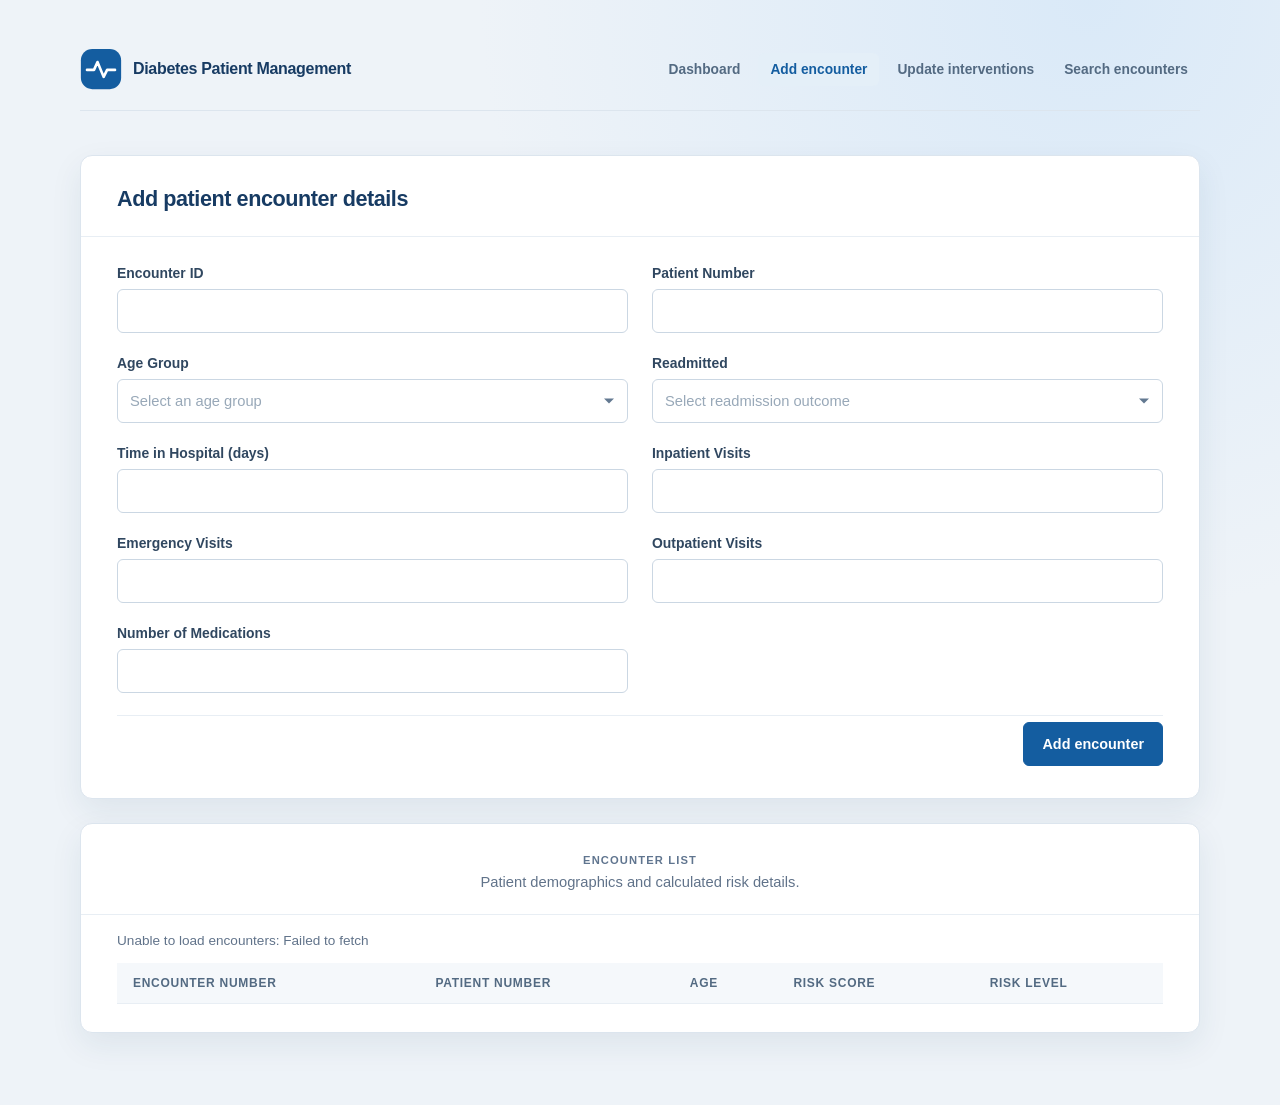
<file: refactor/UI/html/index.html>
<!DOCTYPE html>
<html lang="en">
  <head>
    <meta charset="UTF-8" />
    <meta name="viewport" content="width=device-width, initial-scale=1.0" />
    <title>Diabetes Patient Management</title>
    <link rel="stylesheet" href="../style.css" />
  </head>
  <body>
    <main class="page-shell">
      <header class="site-header">
        <a class="brand" href="dashboard.html" aria-label="Diabetes Patient Management dashboard">
          <span class="brand-logo" aria-hidden="true">
            <svg viewBox="0 0 48 48" focusable="false">
              <rect x="1" y="1" width="46" height="46" rx="13" fill="currentColor" />
              <path d="M8 25h8l4-9 7 17 4-8h9" fill="none" stroke="white" stroke-linecap="round" stroke-linejoin="round" stroke-width="3" />
            </svg>
          </span>
          <span class="brand-name">Diabetes Patient Management</span>
        </a>
        <nav class="main-menu" aria-label="Main menu">
          <a href="dashboard.html">Dashboard</a>
          <a href="index.html" aria-current="page">Add encounter</a>
          <a href="update.html">Update interventions</a>
          <a href="search.html">Search encounters</a>
        </nav>
      </header>

      <section class="panel" aria-labelledby="form-title">
        <div class="panel-heading">
          <div>
            <h2 id="form-title">Add patient encounter details</h2>
          </div>
        </div>

        <form class="patient-form">
          <div class="field-group">
            <label for="encounterId">Encounter ID</label>
            <input id="encounterId" type="number" name="encounter_id" min="1" step="1" required />
          </div>

          <div class="field-group">
            <label for="patientNbr">Patient Number</label>
            <input id="patientNbr" type="number" name="patient_nbr" min="1" step="1" required />
          </div>

          <div class="field-group">
            <label for="age">Age Group</label>
            <div class="select-box">
              <select id="age" name="age" required>
                <option value="" selected disabled>Select an age group</option>
                <option value="[0-10)">[0-10)</option>
                <option value="[10-20)">[10-20)</option>
                <option value="[20-30)">[20-30)</option>
                <option value="[30-40)">[30-40)</option>
                <option value="[40-50)">[40-50)</option>
                <option value="[50-60)">[50-60)</option>
                <option value="[60-70)">[60-70)</option>
                <option value="[70-80)">[70-80)</option>
                <option value="[80-90)">[80-90)</option>
                <option value="[90-100)">[90-100)</option>
              </select>
            </div>
          </div>

          <div class="field-group">
            <label for="readmitted">Readmitted</label>
            <div class="select-box">
              <select id="readmitted" name="readmitted" required>
                <option value="" selected disabled>Select readmission outcome</option>
                <option value="NO">NO</option>
                <option value="&lt;30">&lt;30 days</option>
                <option value="&gt;30">&gt;30 days</option>
              </select>
            </div>
          </div>

          <div class="field-group">
            <label for="hospitalDays">Time in Hospital (days)</label>
            <input id="hospitalDays" type="number" name="time_in_hospital" min="0" step="1" required />
          </div>

          <div class="field-group">
            <label for="inpatientVisits">Inpatient Visits</label>
            <input id="inpatientVisits" type="number" name="number_inpatient" min="0" step="1" required />
          </div>

          <div class="field-group">
            <label for="emergencyVisits">Emergency Visits</label>
            <input id="emergencyVisits" type="number" name="number_emergency" min="0" step="1" required />
          </div>

          <div class="field-group">
            <label for="outpatientVisits">Outpatient Visits</label>
            <input id="outpatientVisits" type="number" name="number_outpatient" min="0" step="1" required />
          </div>

          <div class="field-group">
            <label for="medications">Number of Medications</label>
            <input id="medications" type="number" name="num_medications" min="0" step="1" required />
          </div>

          <div class="button-row">
            <p id="form-status" class="form-status" role="status" aria-live="polite"></p>
            <button type="submit" class="add-button">Add encounter</button>
          </div>
        </form>
      </section>

      <section class="panel encounter-panel" aria-labelledby="encounter-list-title">
        <div class="panel-heading encounter-heading">
          <div>
            <p class="eyebrow" id="encounter-list-title">ENCOUNTER LIST</p>
            <p class="panel-description">Patient demographics and calculated risk details.</p>
          </div>
        </div>
        <p id="encounter-status" class="table-status" role="status" aria-live="polite">
          Loading encounters…
        </p>
        <div class="table-wrapper">
          <table class="encounter-table">
            <thead>
              <tr>
                <th scope="col">Encounter Number</th>
                <th scope="col">Patient Number</th>
                <th scope="col">Age</th>
                <th scope="col">Risk Score</th>
                <th scope="col">Risk Level</th>
              </tr>
            </thead>
            <tbody id="encounter-list"></tbody>
          </table>
        </div>
      </section>
    </main>
    <script src="../JS/app.js" defer></script>
  </body>
</html>
</file>
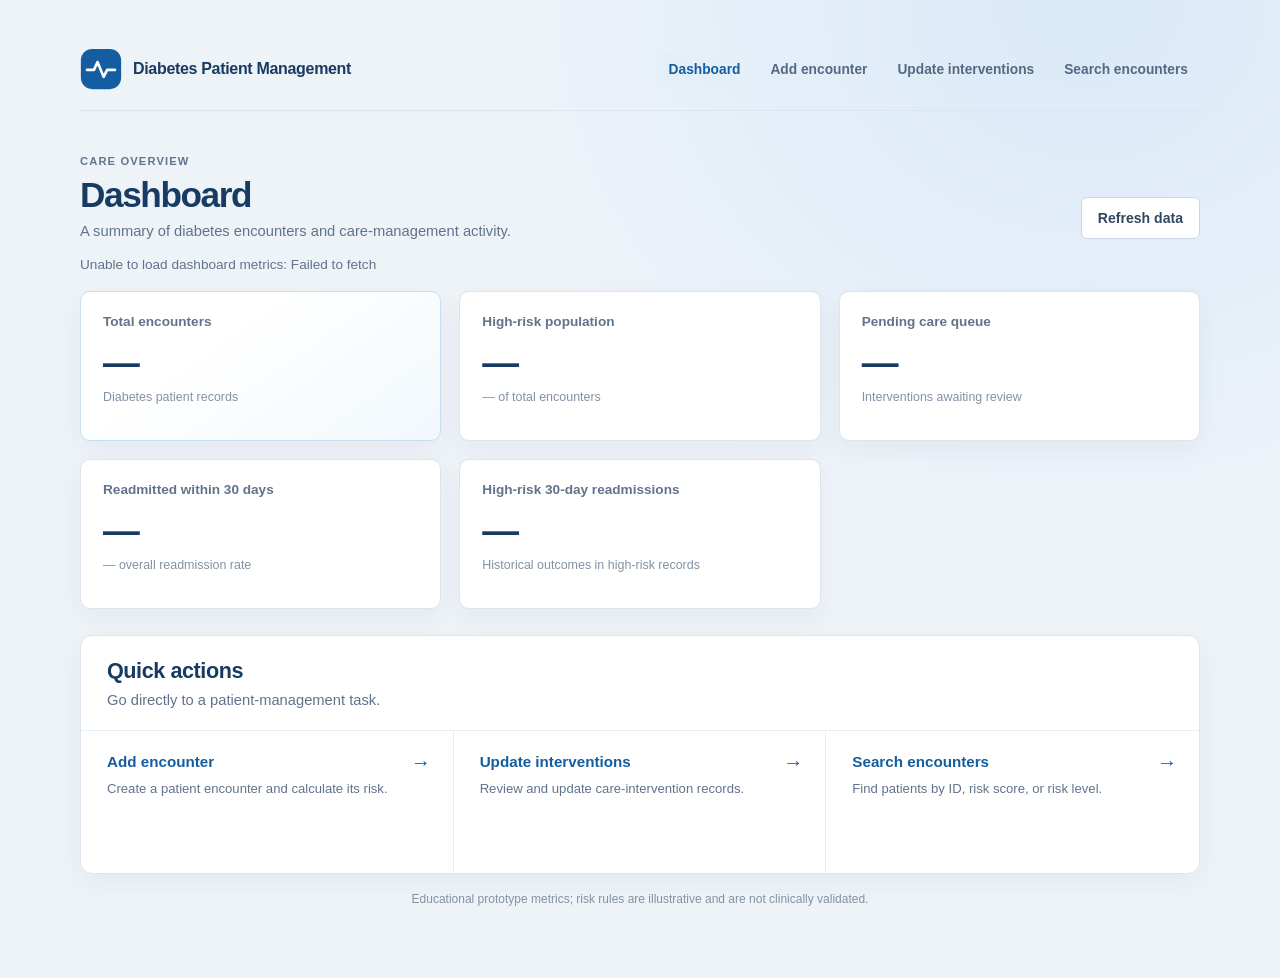
<file: refactor/UI/html/dashboard.html>
<!DOCTYPE html>
<html lang="en">
  <head>
    <meta charset="UTF-8" />
    <meta name="viewport" content="width=device-width, initial-scale=1.0" />
    <title>Dashboard | Diabetes Patient Management</title>
    <link rel="stylesheet" href="../style.css" />
  </head>
  <body>
    <main class="page-shell">
      <header class="site-header">
        <a class="brand" href="dashboard.html" aria-label="Diabetes Patient Management dashboard">
          <span class="brand-logo" aria-hidden="true">
            <svg viewBox="0 0 48 48" focusable="false">
              <rect x="1" y="1" width="46" height="46" rx="13" fill="currentColor" />
              <path d="M8 25h8l4-9 7 17 4-8h9" fill="none" stroke="white" stroke-linecap="round" stroke-linejoin="round" stroke-width="3" />
            </svg>
          </span>
          <span class="brand-name">Diabetes Patient Management</span>
        </a>
        <nav class="main-menu" aria-label="Main menu">
          <a href="dashboard.html" aria-current="page">Dashboard</a>
          <a href="index.html">Add encounter</a>
          <a href="update.html">Update interventions</a>
          <a href="search.html">Search encounters</a>
        </nav>
      </header>

      <section class="dashboard-intro" aria-labelledby="dashboard-title">
        <div>
          <p class="eyebrow">CARE OVERVIEW</p>
          <h1 id="dashboard-title">Dashboard</h1>
          <p class="panel-description">A summary of diabetes encounters and care-management activity.</p>
        </div>
        <button id="refresh-dashboard" class="secondary-button" type="button">Refresh data</button>
      </section>

      <p id="dashboard-status" class="dashboard-status" role="status" aria-live="polite">Loading dashboard metrics…</p>

      <section class="metrics-grid" aria-label="Diabetes care metrics" aria-busy="true">
        <article class="metric-card metric-card-primary">
          <p class="metric-label">Total encounters</p>
          <p id="metric-total" class="metric-value">—</p>
          <p class="metric-caption">Diabetes patient records</p>
        </article>
        <article class="metric-card">
          <p class="metric-label">High-risk population</p>
          <p id="metric-high-risk" class="metric-value">—</p>
          <p id="metric-high-risk-percent" class="metric-caption">— of total encounters</p>
        </article>
        <article class="metric-card">
          <p class="metric-label">Pending care queue</p>
          <p id="metric-pending" class="metric-value">—</p>
          <p class="metric-caption">Interventions awaiting review</p>
        </article>
        <article class="metric-card">
          <p class="metric-label">Readmitted within 30 days</p>
          <p id="metric-readmitted" class="metric-value">—</p>
          <p id="metric-readmission-rate" class="metric-caption">— overall readmission rate</p>
        </article>
        <article class="metric-card">
          <p class="metric-label">High-risk 30-day readmissions</p>
          <p id="metric-high-risk-readmitted" class="metric-value">—</p>
          <p class="metric-caption">Historical outcomes in high-risk records</p>
        </article>
      </section>

      <section class="dashboard-actions" aria-labelledby="actions-title">
        <div class="panel-heading">
          <div>
            <h2 id="actions-title">Quick actions</h2>
            <p class="panel-description">Go directly to a patient-management task.</p>
          </div>
        </div>
        <div class="action-links">
          <a class="action-link" href="index.html">
            <span class="action-link-title">Add encounter</span>
            <span class="action-link-description">Create a patient encounter and calculate its risk.</span>
            <span class="action-link-arrow" aria-hidden="true">→</span>
          </a>
          <a class="action-link" href="update.html">
            <span class="action-link-title">Update interventions</span>
            <span class="action-link-description">Review and update care-intervention records.</span>
            <span class="action-link-arrow" aria-hidden="true">→</span>
          </a>
          <a class="action-link" href="search.html">
            <span class="action-link-title">Search encounters</span>
            <span class="action-link-description">Find patients by ID, risk score, or risk level.</span>
            <span class="action-link-arrow" aria-hidden="true">→</span>
          </a>
        </div>
      </section>
      <p class="dashboard-disclaimer">Educational prototype metrics; risk rules are illustrative and are not clinically validated.</p>
    </main>
    <script src="../JS/dashboard.js" defer></script>
  </body>
</html>
</file>
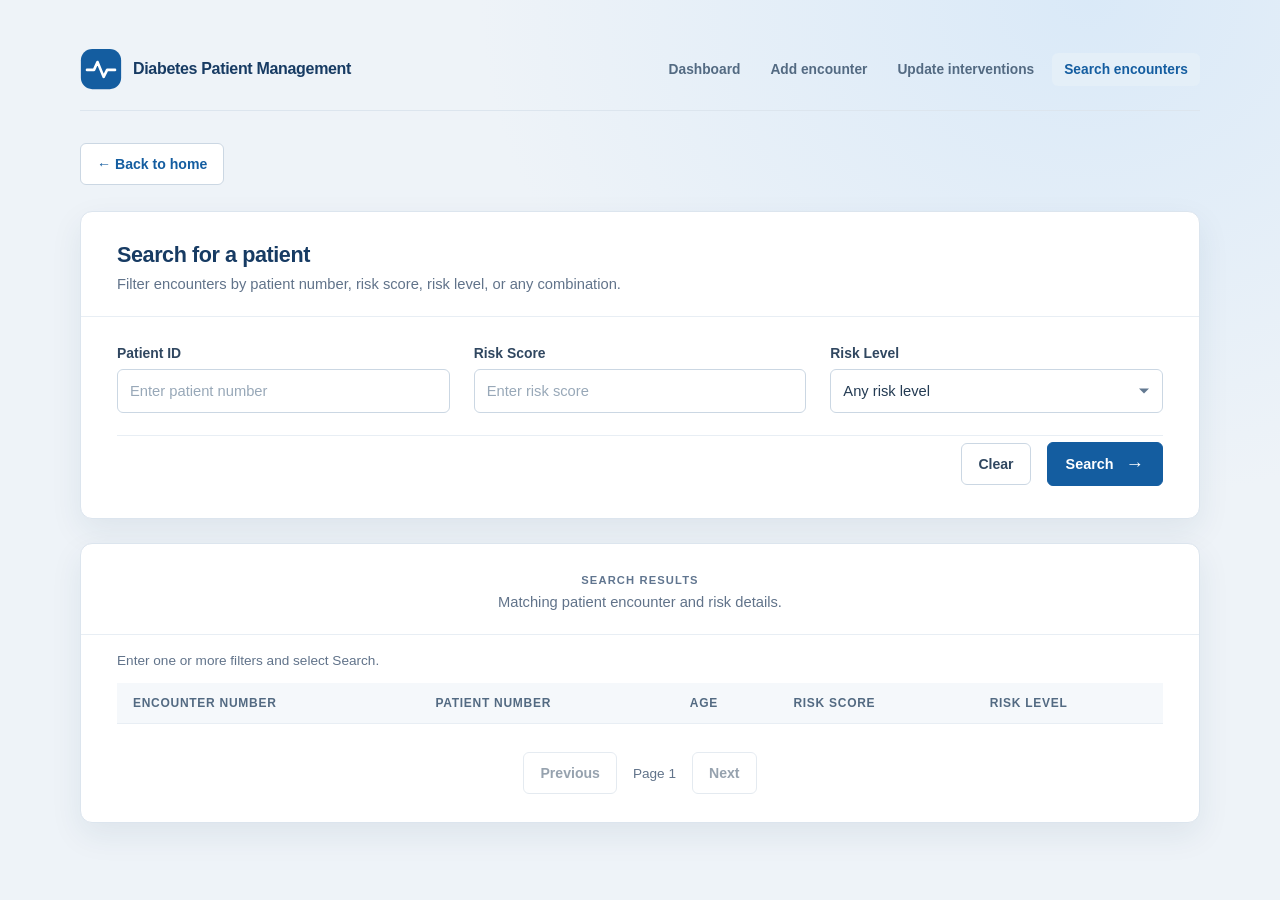
<file: refactor/UI/html/search.html>
<!DOCTYPE html>
<html lang="en">
  <head>
    <meta charset="UTF-8" />
    <meta name="viewport" content="width=device-width, initial-scale=1.0" />
    <title>Search Patients | Diabetes Patient Management</title>
    <link rel="stylesheet" href="../style.css" />
  </head>
  <body>
    <main class="page-shell">
      <header class="site-header">
        <a class="brand" href="dashboard.html" aria-label="Diabetes Patient Management dashboard">
          <span class="brand-logo" aria-hidden="true">
            <svg viewBox="0 0 48 48" focusable="false">
              <rect x="1" y="1" width="46" height="46" rx="13" fill="currentColor" />
              <path d="M8 25h8l4-9 7 17 4-8h9" fill="none" stroke="white" stroke-linecap="round" stroke-linejoin="round" stroke-width="3" />
            </svg>
          </span>
          <span class="brand-name">Diabetes Patient Management</span>
        </a>
        <nav class="main-menu" aria-label="Main menu">
          <a href="dashboard.html">Dashboard</a>
          <a href="index.html">Add encounter</a>
          <a href="update.html">Update interventions</a>
          <a href="search.html" aria-current="page">Search encounters</a>
        </nav>
      </header>

      <nav class="page-navigation" aria-label="Main navigation">
        <a class="secondary-button" href="index.html">← Back to home</a>
      </nav>

      <section class="panel" aria-labelledby="search-title">
        <div class="panel-heading">
          <div>
            <h2 id="search-title">Search for a patient</h2>
            <p class="panel-description">Filter encounters by patient number, risk score, risk level, or any combination.</p>
          </div>
        </div>

        <form id="search-form" class="patient-form search-form">
          <div class="field-group">
            <label for="patientNumber">Patient ID</label>
            <input id="patientNumber" name="patient_nbr" type="number" min="1" step="1" placeholder="Enter patient number" />
          </div>

          <div class="field-group">
            <label for="riskScore">Risk Score</label>
            <input id="riskScore" name="risk_score" type="number" min="0" step="1" placeholder="Enter risk score" />
          </div>

          <div class="field-group">
            <label for="riskLevel">Risk Level</label>
            <div class="select-box">
              <select id="riskLevel" name="risk_level">
                <option value="">Any risk level</option>
                <option value="LOW">Low</option>
                <option value="MEDIUM">Medium</option>
                <option value="HIGH">High</option>
              </select>
            </div>
          </div>

          <div class="button-row">
            <p id="search-status" class="form-status" role="status" aria-live="polite"></p>
            <button type="reset" class="secondary-button">Clear</button>
            <button type="submit" class="add-button">Search <span aria-hidden="true">→</span></button>
          </div>
        </form>
      </section>

      <section class="panel encounter-panel" aria-labelledby="results-title">
        <div class="panel-heading encounter-heading">
          <div>
            <p class="eyebrow" id="results-title">SEARCH RESULTS</p>
            <p class="panel-description">Matching patient encounter and risk details.</p>
          </div>
        </div>
        <p id="results-status" class="table-status" role="status" aria-live="polite">
          Enter one or more filters and select Search.
        </p>
        <div class="table-wrapper">
          <table class="encounter-table">
            <thead>
              <tr>
                <th scope="col">Encounter Number</th>
                <th scope="col">Patient Number</th>
                <th scope="col">Age</th>
                <th scope="col">Risk Score</th>
                <th scope="col">Risk Level</th>
              </tr>
            </thead>
            <tbody id="search-results"></tbody>
          </table>
        </div>
        <div class="pagination-controls">
          <button id="previous-page" type="button" class="secondary-button" disabled>Previous</button>
          <span id="page-number">Page 1</span>
          <button id="next-page" type="button" class="secondary-button" disabled>Next</button>
        </div>
      </section>
    </main>
    <script src="../JS/search.js" defer></script>
  </body>
</html>
</file>
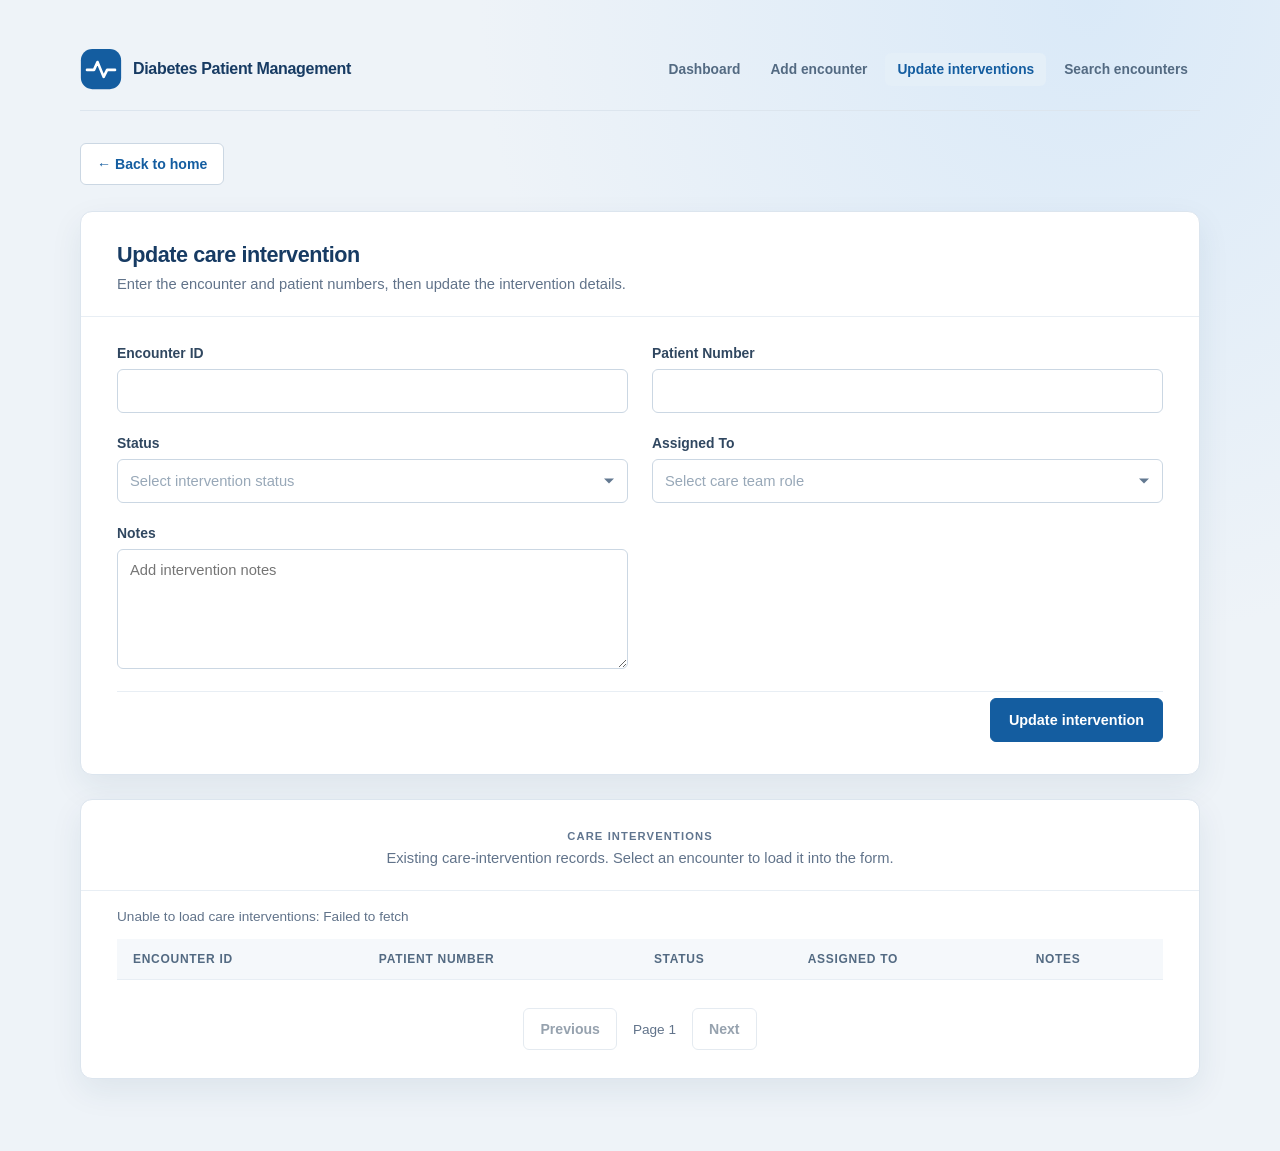
<file: refactor/UI/html/update.html>
<!DOCTYPE html>
<html lang="en">
  <head>
    <meta charset="UTF-8" />
    <meta name="viewport" content="width=device-width, initial-scale=1.0" />
    <title>Update Care Intervention | Diabetes Patient Management</title>
    <link rel="stylesheet" href="../style.css" />
  </head>
  <body>
    <main class="page-shell">
      <header class="site-header">
        <a class="brand" href="dashboard.html" aria-label="Diabetes Patient Management dashboard">
          <span class="brand-logo" aria-hidden="true">
            <svg viewBox="0 0 48 48" focusable="false">
              <rect x="1" y="1" width="46" height="46" rx="13" fill="currentColor" />
              <path d="M8 25h8l4-9 7 17 4-8h9" fill="none" stroke="white" stroke-linecap="round" stroke-linejoin="round" stroke-width="3" />
            </svg>
          </span>
          <span class="brand-name">Diabetes Patient Management</span>
        </a>
        <nav class="main-menu" aria-label="Main menu">
          <a href="dashboard.html">Dashboard</a>
          <a href="index.html">Add encounter</a>
          <a href="update.html" aria-current="page">Update interventions</a>
          <a href="search.html">Search encounters</a>
        </nav>
      </header>

      <nav class="page-navigation" aria-label="Main navigation">
        <a class="secondary-button" href="index.html">← Back to home</a>
      </nav>

      <section class="panel" aria-labelledby="update-title">
        <div class="panel-heading">
          <div>
            <h2 id="update-title">Update care intervention</h2>
            <p class="panel-description">Enter the encounter and patient numbers, then update the intervention details.</p>
          </div>
        </div>

        <form id="update-form" class="patient-form">
          <div class="field-group">
            <label for="encounterId">Encounter ID</label>
            <input id="encounterId" name="encounter_id" type="number" min="1" step="1" required />
          </div>

          <div class="field-group">
            <label for="patientNumber">Patient Number</label>
            <input id="patientNumber" name="patient_nbr" type="number" min="1" step="1" required />
          </div>

          <div class="field-group">
            <label for="status">Status</label>
            <div class="select-box">
              <select id="status" name="status" required>
                <option value="" selected disabled>Select intervention status</option>
                <option value="PENDING_REVIEW">Pending review</option>
                <option value="ASSIGNED">Assigned</option>
                <option value="CONTACTED">Contacted</option>
                <option value="FOLLOW_UP_SCHEDULED">Follow-up scheduled</option>
                <option value="CLOSED">Closed</option>
              </select>
            </div>
          </div>

          <div class="field-group">
            <label for="assignedTo">Assigned To</label>
            <div class="select-box">
              <select id="assignedTo" name="assigned_to" required>
                <option value="" selected disabled>Select care team role</option>
                <option value="Care Manager">Care Manager</option>
                <option value="Diabetes Educator">Diabetes Educator</option>
                <option value="Registered Nurse">Registered Nurse</option>
                <option value="Clinical Pharmacist">Clinical Pharmacist</option>
                <option value="Social Worker">Social Worker</option>
                <option value="Unassigned">Unassigned</option>
              </select>
            </div>
          </div>

          <div class="field-group">
            <label for="notes">Notes</label>
            <textarea id="notes" name="notes" maxlength="5000" placeholder="Add intervention notes"></textarea>
          </div>

          <div class="button-row">
            <p id="update-status" class="form-status" role="status" aria-live="polite"></p>
            <button type="submit" class="add-button">Update intervention</button>
          </div>
        </form>
      </section>

      <section class="panel encounter-panel" aria-labelledby="interventions-title">
        <div class="panel-heading encounter-heading">
          <div>
            <p class="eyebrow" id="interventions-title">CARE INTERVENTIONS</p>
            <p class="panel-description">Existing care-intervention records. Select an encounter to load it into the form.</p>
          </div>
        </div>
        <p id="interventions-status" class="table-status" role="status" aria-live="polite">
          Loading care interventions…
        </p>
        <div class="table-wrapper">
          <table class="encounter-table">
            <thead>
              <tr>
                <th scope="col">Encounter ID</th>
                <th scope="col">Patient Number</th>
                <th scope="col">Status</th>
                <th scope="col">Assigned To</th>
                <th scope="col">Notes</th>
              </tr>
            </thead>
            <tbody id="intervention-list"></tbody>
          </table>
        </div>
        <div class="pagination-controls">
          <button id="previous-interventions" type="button" class="secondary-button" disabled>Previous</button>
          <span id="interventions-page">Page 1</span>
          <button id="next-interventions" type="button" class="secondary-button" disabled>Next</button>
        </div>
      </section>
    </main>
    <script src="../JS/update.js" defer></script>
  </body>
</html>
</file>
<file: refactor/UI/style.css>
:root {
  font-family: Inter, "Segoe UI", Arial, sans-serif;
  color: #172b4d;
  background: #eef3f8;
  font-synthesis: none;
  text-rendering: optimizeLegibility;
  -webkit-font-smoothing: antialiased;
  -moz-osx-font-smoothing: grayscale;
}

* {
  box-sizing: border-box;
}

body {
  min-width: 320px;
  min-height: 100vh;
  margin: 0;
  background:
    radial-gradient(ellipse at 85% 0%, rgba(211, 230, 248, 0.75), transparent 38rem),
    #eef3f8;
}

button,
input,
select {
  font: inherit;
}

textarea {
  font: inherit;
}

.page-shell {
  width: min(100% - 48px, 1120px);
  margin: 0 auto;
  padding: 48px 0 72px;
}

.site-header {
  display: flex;
  align-items: center;
  justify-content: space-between;
  gap: 28px;
  margin-bottom: 44px;
  padding-bottom: 20px;
  border-bottom: 1px solid #dce5ee;
}

.brand {
  display: inline-flex;
  min-width: max-content;
  align-items: center;
  gap: 11px;
  color: #173b63;
  text-decoration: none;
}

.brand-logo {
  display: block;
  width: 42px;
  height: 42px;
  color: #145da0;
}

.brand-logo svg {
  display: block;
  width: 100%;
  height: 100%;
}

.brand-name {
  font-size: 1rem;
  font-weight: 700;
  letter-spacing: -0.02em;
}

.main-menu {
  display: flex;
  flex-wrap: wrap;
  align-items: center;
  justify-content: flex-end;
  gap: 6px;
}

.main-menu a {
  padding: 9px 12px;
  border-radius: 6px;
  color: #536a82;
  font-size: 0.86rem;
  font-weight: 600;
  text-decoration: none;
  transition: background-color 140ms ease, color 140ms ease;
}

.main-menu a:hover,
.main-menu a[aria-current="page"] {
  background: #e4eff8;
  color: #145da0;
}

.main-menu a:focus-visible,
.brand:focus-visible {
  outline: 3px solid rgba(40, 120, 189, 0.32);
  outline-offset: 3px;
}

.page-header {
  margin-bottom: 30px;
  text-align: center;
}

.page-header .eyebrow {
  margin-bottom: 8px;
}

.eyebrow {
  margin: 0 0 6px;
  color: #60758f;
  font-size: 0.7rem;
  font-weight: 700;
  letter-spacing: 0.1em;
}

.page-header h1 {
  margin: 0;
  color: #173b63;
  font-size: clamp(1.2rem, 3vw, 1.55rem);
  font-weight: 650;
  letter-spacing: -0.025em;
}

.page-navigation {
  display: flex;
  justify-content: flex-start;
  gap: 20px;
  margin: -12px 0 26px;
  color: #60758f;
  font-size: 0.9rem;
}

.page-navigation a {
  color: #145da0;
  font-weight: 600;
  text-decoration: none;
}

.page-navigation a:hover {
  text-decoration: underline;
}

.page-navigation .search-navigation-button {
  display: inline-flex;
  min-height: 40px;
  align-items: center;
  justify-content: center;
  margin-top: -10px;
  padding: 0 16px;
  border: 1px solid #145da0;
  border-radius: 6px;
  background: #145da0;
  color: #fff;
  text-decoration: none;
}

.page-navigation .search-navigation-button:hover {
  background: #104c83;
}

.panel {
  overflow: hidden;
  border: 1px solid #dce5ee;
  border-radius: 12px;
  background: #fff;
  box-shadow: 0 12px 32px rgba(30, 58, 85, 0.08);
}

.encounter-panel {
  margin-top: 24px;
}

.encounter-heading {
  justify-content: center;
  text-align: center;
}

.encounter-heading > div {
  width: 100%;
}

.panel-heading {
  display: flex;
  align-items: flex-start;
  justify-content: space-between;
  gap: 24px;
  padding: 30px 36px 24px;
  border-bottom: 1px solid #e8eef4;
}

.panel-heading h2 {
  margin: 0;
  color: #173b63;
  font-size: 1.35rem;
  font-weight: 650;
  letter-spacing: -0.02em;
}

.panel-description {
  margin: 8px 0 0;
  color: #61738a;
  font-size: 0.92rem;
}

.status-badge {
  flex: 0 0 auto;
  padding: 7px 11px;
  border: 1px solid #d7e8f7;
  border-radius: 999px;
  background: #f0f7fd;
  color: #245d8c;
  font-size: 0.76rem;
  font-weight: 600;
}

.patient-form {
  display: grid;
  grid-template-columns: repeat(2, minmax(0, 1fr));
  gap: 22px 24px;
  padding: 28px 36px 32px;
}

.search-form {
  grid-template-columns: repeat(3, minmax(0, 1fr));
}

.field-group {
  min-width: 0;
}

.field-group label {
  display: block;
  margin-bottom: 8px;
  color: #304760;
  font-size: 0.87rem;
  font-weight: 600;
}

.field-group input,
.field-group textarea,
.select-box select {
  display: block;
  width: 100%;
  height: 44px;
  padding: 0 12px;
  border: 1px solid #cbd7e3;
  border-radius: 6px;
  outline: none;
  background: #fff;
  color: #243b53;
  font-size: 0.92rem;
  transition: border-color 140ms ease, box-shadow 140ms ease;
}

.field-group input::placeholder {
  color: #98a8b8;
}

.field-group textarea {
  height: auto;
  min-height: 120px;
  padding: 12px;
  resize: vertical;
}

.field-group input:focus,
.field-group textarea:focus,
.select-box select:focus {
  border-color: #2878bd;
  box-shadow: 0 0 0 3px rgba(40, 120, 189, 0.16);
}

.select-box {
  position: relative;
}

.select-box::after {
  position: absolute;
  top: 50%;
  right: 14px;
  color: #637991;
  content: "";
  border: 5px solid transparent;
  border-top-color: currentColor;
  transform: translateY(-25%);
  pointer-events: none;
}

.select-box select {
  appearance: none;
  padding-right: 36px;
}

.select-box select:invalid {
  color: #98a8b8;
}

.button-row {
  display: flex;
  grid-column: 1 / -1;
  align-items: center;
  justify-content: flex-end;
  gap: 16px;
  padding-top: 6px;
  border-top: 1px solid #e8eef4;
}

.form-status {
  flex: 1;
  margin: 0 auto 0 0;
  color: #536a82;
  font-size: 0.85rem;
}

.add-button {
  display: inline-flex;
  min-height: 44px;
  align-items: center;
  justify-content: center;
  gap: 12px;
  padding: 0 18px;
  border: 1px solid #145da0;
  border-radius: 6px;
  background: #145da0;
  color: #fff;
  font-size: 0.9rem;
  font-weight: 600;
  cursor: pointer;
  transition: background-color 140ms ease, box-shadow 140ms ease;
}

.add-button:hover {
  background: #104c83;
}

.add-button:disabled {
  cursor: wait;
  opacity: 0.7;
}

.add-button:focus-visible,
.secondary-button:focus-visible {
  outline: 3px solid rgba(40, 120, 189, 0.32);
  outline-offset: 2px;
}

.add-button:focus-visible {
  outline: 3px solid rgba(40, 120, 189, 0.32);
  outline-offset: 2px;
}

.add-button span {
  font-size: 1.15rem;
  line-height: 1;
}

.secondary-button {
  display: inline-flex;
  min-height: 42px;
  align-items: center;
  justify-content: center;
  padding: 0 16px;
  border: 1px solid #cbd7e3;
  border-radius: 6px;
  background: #fff;
  color: #304760;
  font-size: 0.88rem;
  font-weight: 600;
  cursor: pointer;
  text-decoration: none;
}

.secondary-button:hover:not(:disabled) {
  background: #f5f8fb;
}

.secondary-button:hover {
  text-decoration: none;
}

.secondary-button:disabled {
  cursor: not-allowed;
  opacity: 0.5;
}

.pagination-controls {
  display: flex;
  align-items: center;
  justify-content: center;
  gap: 16px;
  padding: 0 36px 28px;
  color: #61738a;
  font-size: 0.85rem;
}

.table-status {
  min-height: 20px;
  margin: 18px 36px 10px;
  color: #61738a;
  font-size: 0.85rem;
}

.table-wrapper {
  overflow-x: auto;
  padding: 0 36px 28px;
}

.encounter-table {
  width: 100%;
  border-collapse: collapse;
  color: #304760;
  font-size: 0.9rem;
  text-align: left;
}

.encounter-table th,
.encounter-table td {
  padding: 13px 16px;
  border-bottom: 1px solid #e8eef4;
}

.encounter-table th {
  background: #f5f8fb;
  color: #536a82;
  font-size: 0.75rem;
  font-weight: 700;
  letter-spacing: 0.06em;
  text-transform: uppercase;
}

.encounter-table tbody tr:hover {
  background: #f8fbfe;
}

.encounter-table a,
.encounter-table .table-link-button {
  padding: 0;
  border: 0;
  background: none;
  color: #145da0;
  font: inherit;
  font-weight: 600;
  cursor: pointer;
  text-decoration: none;
}

.encounter-table a:hover,
.encounter-table .table-link-button:hover {
  text-decoration: underline;
}

.risk-badge {
  display: inline-block;
  padding: 4px 9px;
  border-radius: 999px;
  background: #edf1f5;
  color: #536a82;
  font-size: 0.74rem;
  font-weight: 700;
}

.risk-low {
  background: #e9f6ee;
  color: #287346;
}

.risk-medium {
  background: #fff4dd;
  color: #8b5b00;
}

.risk-high {
  background: #fdebed;
  color: #a3333d;
}

.dashboard-intro {
  display: flex;
  align-items: flex-end;
  justify-content: space-between;
  gap: 24px;
  margin-bottom: 18px;
}

.dashboard-intro .eyebrow {
  margin-bottom: 8px;
}

.dashboard-intro h1 {
  margin: 0;
  color: #173b63;
  font-size: clamp(1.7rem, 4vw, 2.2rem);
  font-weight: 700;
  letter-spacing: -0.04em;
}

.dashboard-status {
  min-height: 20px;
  margin: 0 0 14px;
  color: #61738a;
  font-size: 0.85rem;
}

.metrics-grid {
  display: grid;
  grid-template-columns: repeat(3, minmax(0, 1fr));
  gap: 18px;
}

.metric-card {
  min-height: 150px;
  padding: 22px;
  border: 1px solid #dce5ee;
  border-radius: 10px;
  background: #fff;
  box-shadow: 0 8px 24px rgba(30, 58, 85, 0.05);
}

.metric-card-primary {
  border-color: #c9deef;
  background: linear-gradient(145deg, #fff 35%, #f1f8fd);
}

.metric-label {
  margin: 0;
  color: #61738a;
  font-size: 0.85rem;
  font-weight: 600;
}

.metric-value {
  margin: 16px 0 8px;
  color: #173b63;
  font-size: clamp(1.8rem, 4vw, 2.3rem);
  font-weight: 700;
  letter-spacing: -0.04em;
  line-height: 1;
}

.metric-caption {
  margin: 0;
  color: #8292a4;
  font-size: 0.78rem;
}

.dashboard-actions {
  margin-top: 26px;
  overflow: hidden;
  border: 1px solid #dce5ee;
  border-radius: 12px;
  background: #fff;
  box-shadow: 0 8px 24px rgba(30, 58, 85, 0.05);
}

.dashboard-actions .panel-heading {
  padding: 22px 26px;
}

.action-links {
  display: grid;
  grid-template-columns: repeat(3, minmax(0, 1fr));
}

.action-link {
  position: relative;
  display: flex;
  min-height: 142px;
  flex-direction: column;
  gap: 9px;
  padding: 22px 48px 22px 26px;
  border-right: 1px solid #e8eef4;
  color: inherit;
  text-decoration: none;
  transition: background-color 140ms ease;
}

.action-link:last-child {
  border-right: 0;
}

.action-link:hover {
  background: #f6fafe;
}

.action-link-title {
  color: #145da0;
  font-size: 0.95rem;
  font-weight: 700;
}

.action-link-description {
  color: #61738a;
  font-size: 0.82rem;
  line-height: 1.5;
}

.action-link-arrow {
  position: absolute;
  top: 20px;
  right: 22px;
  color: #145da0;
  font-size: 1.25rem;
}

.dashboard-disclaimer {
  margin: 18px 0 0;
  color: #8292a4;
  font-size: 0.75rem;
  text-align: center;
}

@media (max-width: 640px) {
  .page-shell {
    width: min(100% - 32px, 520px);
    padding-top: 28px;
  }

  .site-header {
    align-items: flex-start;
    flex-direction: column;
    gap: 16px;
    margin-bottom: 30px;
  }

  .main-menu {
    width: 100%;
    justify-content: flex-start;
    gap: 2px;
  }

  .main-menu a {
    padding: 8px 9px;
    font-size: 0.78rem;
  }

  .dashboard-intro {
    align-items: flex-start;
    flex-direction: column;
    gap: 16px;
  }

  .metrics-grid {
    grid-template-columns: repeat(2, minmax(0, 1fr));
    gap: 12px;
  }

  .metric-card {
    min-height: 135px;
    padding: 17px;
  }

  .action-links {
    grid-template-columns: 1fr;
  }

  .action-link {
    min-height: auto;
    padding: 18px 48px 18px 22px;
    border-right: 0;
    border-bottom: 1px solid #e8eef4;
  }

  .action-link:last-child {
    border-bottom: 0;
  }

  .panel-heading {
    padding: 24px 22px 20px;
  }

  .table-status {
    margin-right: 22px;
    margin-left: 22px;
  }

  .table-wrapper {
    padding-right: 22px;
    padding-left: 22px;
  }

  .patient-form {
    grid-template-columns: 1fr;
    gap: 18px;
    padding: 22px;
  }

  .button-row {
    grid-column: 1;
  }

  .search-form {
    grid-template-columns: 1fr;
  }

  .pagination-controls {
    padding-right: 22px;
    padding-left: 22px;
  }
}

@media (max-width: 420px) {
  .brand-name {
    font-size: 0.9rem;
  }

  .metrics-grid {
    grid-template-columns: 1fr;
  }

  .panel-heading {
    flex-direction: column;
    gap: 14px;
  }
}
</file>
